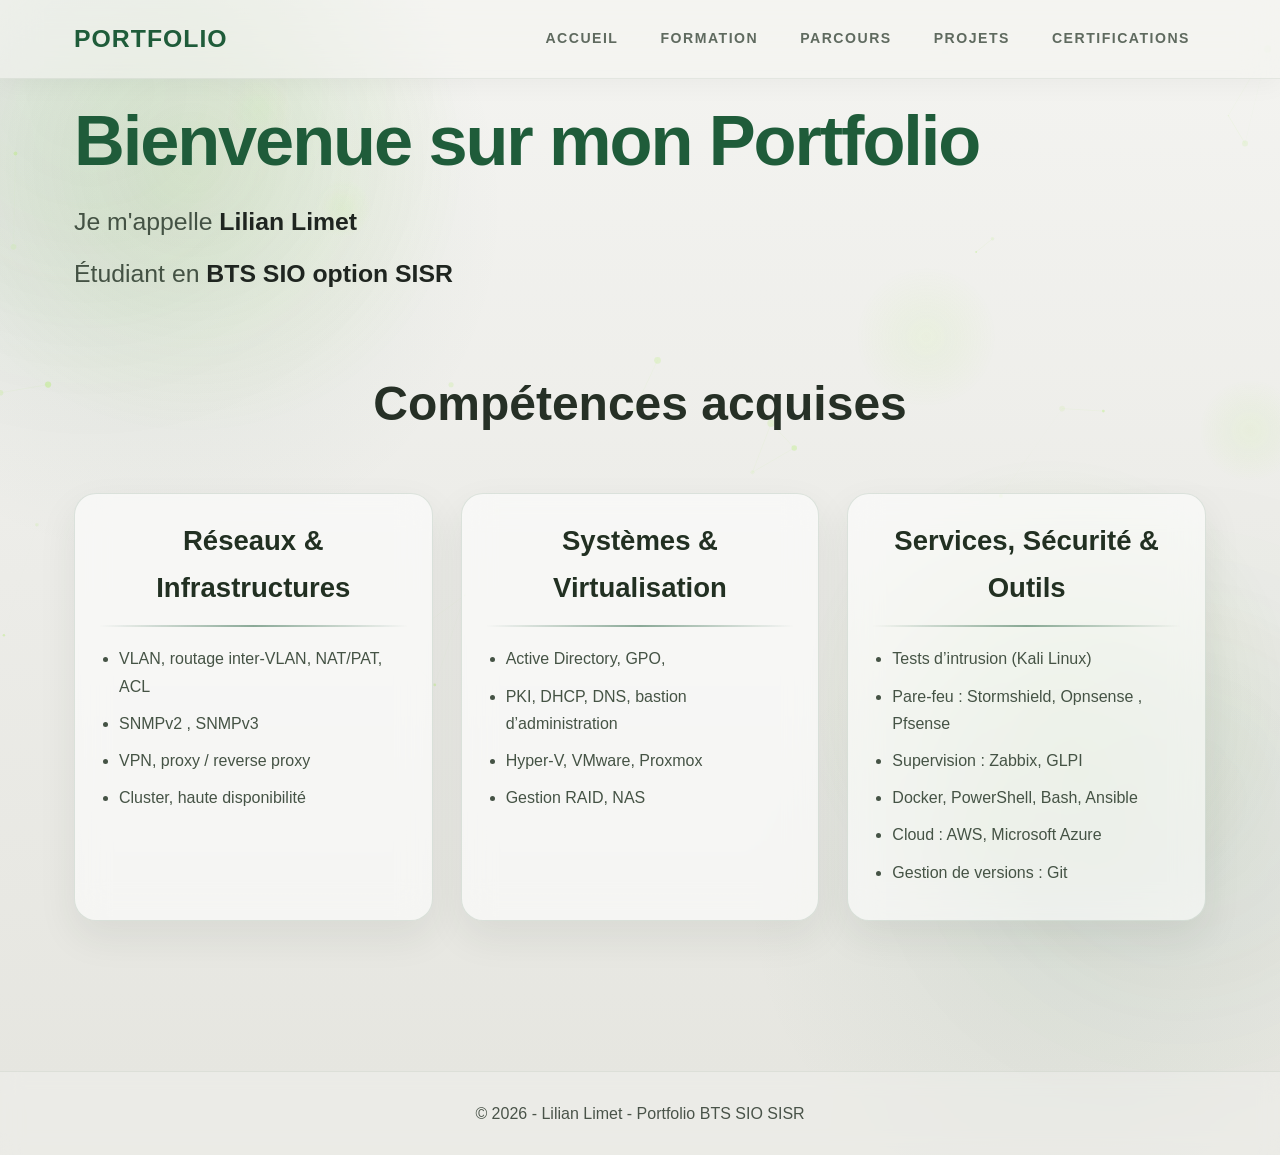
<file: index.html>
<!DOCTYPE html>
<html lang="fr">
<head>
  <meta charset="UTF-8" />
  <meta name="viewport" content="width=device-width, initial-scale=1.0" />
  <title>Portfolio - Lilian Limet</title>
  <link rel="stylesheet" href="style.css" />
</head>
<body>
  <canvas id="bg-canvas"></canvas>

  <nav class="navbar">
  <div class="nav-inner">
    <a href="index.html" class="logo">PORTFOLIO</a>
    <div class="nav-links">
      <a href="index.html">Accueil</a>
      <a href="formation.html">Formation</a>
      <a href="parcours.html">Parcours</a>
      <a href="projets.html">Projets</a>
      <a href="certification.html">Certifications</a>
    </div>
  </div>
</nav>

  <main class="container hero">
    <h1>Bienvenue sur mon Portfolio</h1>
    <p>Je m'appelle <strong>Lilian Limet</strong></p>
    <p>Étudiant en <strong>BTS SIO option SISR</strong></p>

    <section class="skills-columns">
      <h2>Compétences acquises</h2>

      <div class="grid-3">
        <div class="skill-box">
          <h3>Réseaux &amp;<br>Infrastructures</h3>
          <div class="skill-divider"></div>
          <ul>
            <li>VLAN, routage inter-VLAN, NAT/PAT, ACL</li>
            <li>SNMPv2 , SNMPv3</li>
            <li>VPN, proxy / reverse proxy</li>
            <li>Cluster, haute disponibilité</li>
          </ul>
        </div>

        <div class="skill-box">
          <h3>Systèmes &amp;<br>Virtualisation</h3>
          <div class="skill-divider"></div>
          <ul>
            <li>Active Directory, GPO,</li>
            <li>PKI, DHCP, DNS, bastion d’administration</li>
            <li>Hyper-V, VMware, Proxmox</li>
            <li>Gestion RAID, NAS</li>
          </ul>
        </div>

        <div class="skill-box">
          <h3>Services, Sécurité &amp;<br>Outils</h3>
          <div class="skill-divider"></div>
          <ul>
            <li>Tests d’intrusion (Kali Linux)</li>
            <li>Pare-feu : Stormshield, Opnsense , Pfsense</li>
            <li>Supervision : Zabbix, GLPI</li>
            <li>Docker, PowerShell, Bash, Ansible</li>
            <li>Cloud : AWS, Microsoft Azure</li>
            <li>Gestion de versions : Git</li>
          </ul>
        </div>
      </div>
    </section>
  </main>

  <footer>
    <p>© 2026 - Lilian Limet - Portfolio BTS SIO SISR</p>
  </footer>

  <script src="script.js"></script>
</body>
</html>
</file>
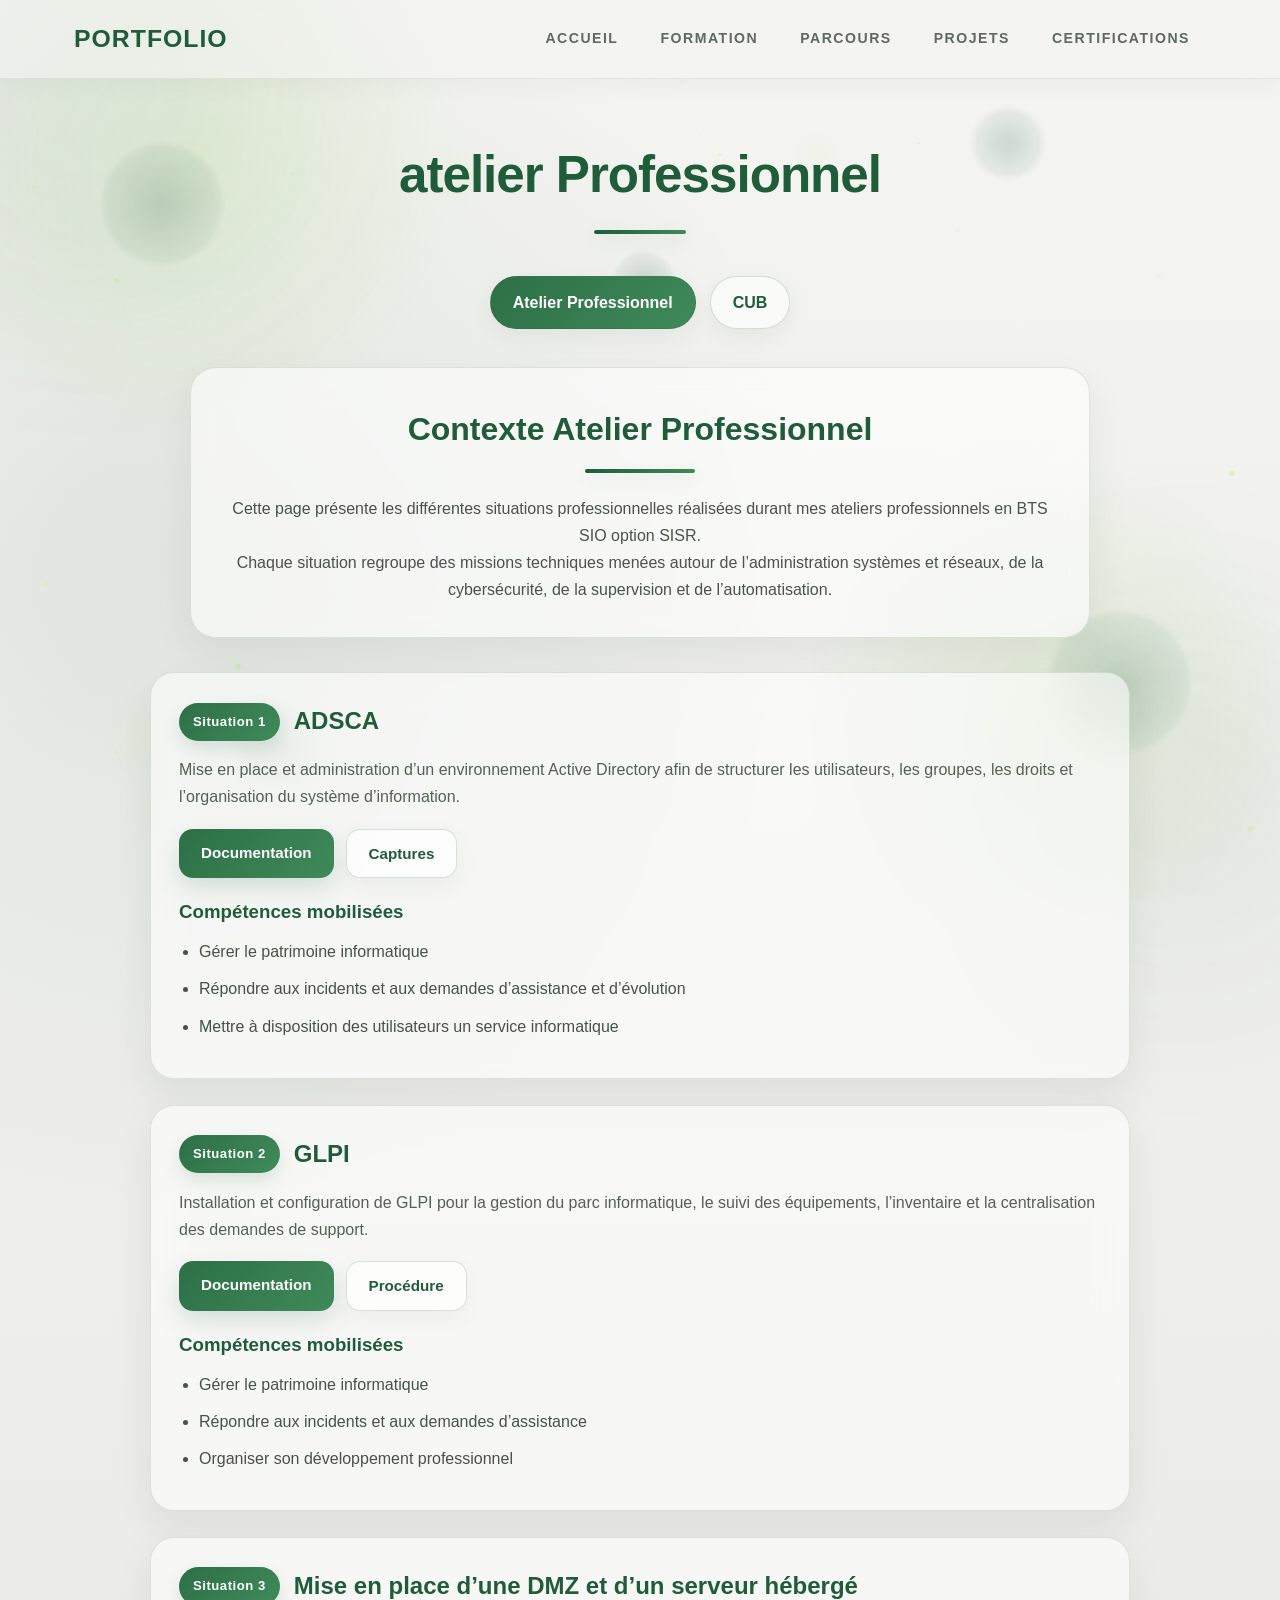
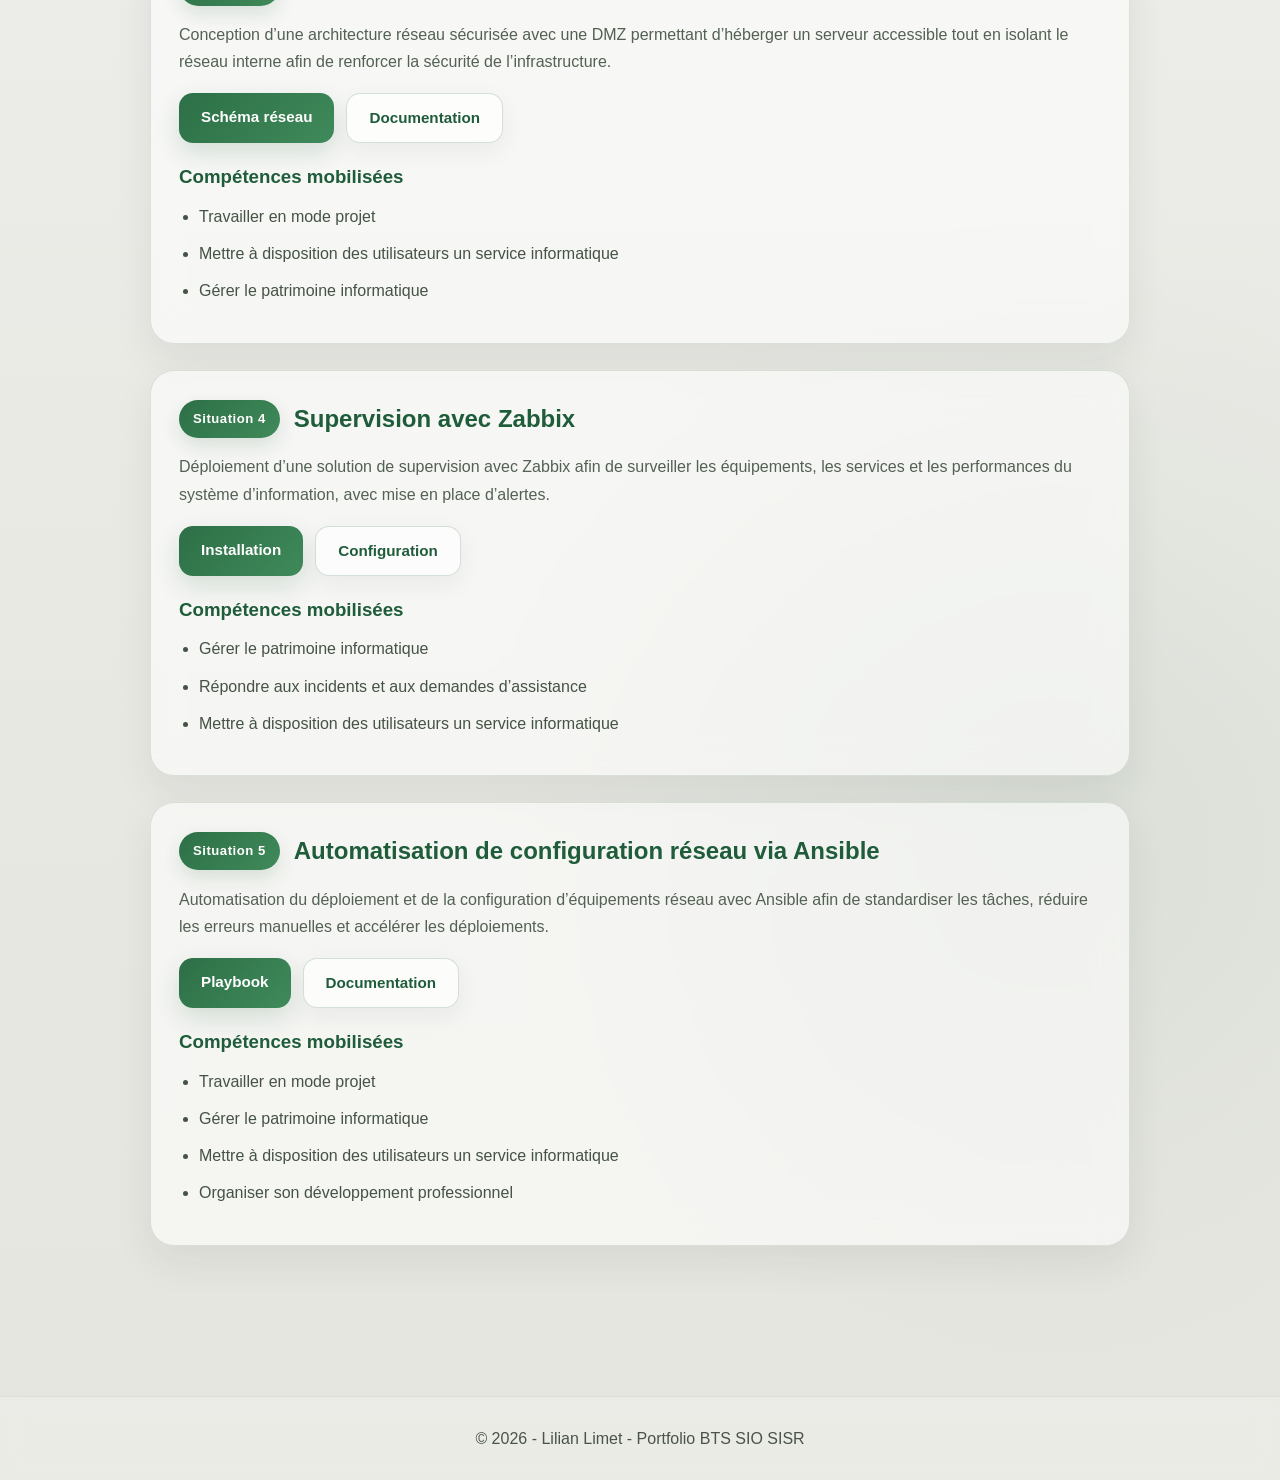
<file: atelier-professionnel.html>
<!DOCTYPE html>
<html lang="fr">
<head>
  <meta charset="UTF-8" />
  <meta name="viewport" content="width=device-width, initial-scale=1.0" />
  <title>Atelier Professionnel - Lilian Limet</title>
  <link rel="stylesheet" href="style.css" />
</head>
<body>
  <canvas id="bg-canvas"></canvas>

  <div class="bg-blobs">
    <span></span>
    <span></span>
    <span></span>
    <span></span>
    <span></span>
  </div>

  <nav class="navbar">
  <div class="nav-inner">
    <a href="index.html" class="logo">PORTFOLIO</a>
    <div class="nav-links">
      <a href="index.html">Accueil</a>
      <a href="formation.html">Formation</a>
      <a href="parcours.html">Parcours</a>
      <a href="projets.html">Projets</a>
      <a href="certification.html">Certifications</a>
    </div>
  </div>
</nav>

  <main class="container">
    <h1 class="page-title">atelier Professionnel</h1>
    <div class="subtitle-line"></div>

    <div class="subnav">
      <a href="atelier-professionnel.html" class="active">Atelier Professionnel</a>
      <a href="cub.html">CUB</a>
    </div>

    <section class="atelier-intro">
      <div class="atelier-intro-card">
        <h2>Contexte Atelier Professionnel</h2>
        <div class="atelier-divider"></div>
        <p>
          Cette page présente les différentes situations professionnelles réalisées
          durant mes ateliers professionnels en BTS SIO option SISR.
        </p>
        <p>
          Chaque situation regroupe des missions techniques menées autour de
          l’administration systèmes et réseaux, de la cybersécurité, de la supervision
          et de l’automatisation.
        </p>
      </div>
    </section>

    <section class="atelier-list">

      <article class="atelier-card">
        <div class="atelier-card-top">
          <span class="atelier-badge">Situation 1</span>
          <h2>ADSCA</h2>
        </div>

        <p>
          Mise en place et administration d’un environnement Active Directory afin
          de structurer les utilisateurs, les groupes, les droits et l’organisation
          du système d’information.
        </p>

        <div class="atelier-docs">
          <a href="#" class="btn">Documentation</a>
          <a href="#" class="btn btn-outline">Captures</a>
        </div>

        <h3>Compétences mobilisées</h3>
        <ul>
          <li>Gérer le patrimoine informatique</li>
          <li>Répondre aux incidents et aux demandes d’assistance et d’évolution</li>
          <li>Mettre à disposition des utilisateurs un service informatique</li>
        </ul>
      </article>

      <article class="atelier-card">
        <div class="atelier-card-top">
          <span class="atelier-badge">Situation 2</span>
          <h2>GLPI</h2>
        </div>

        <p>
          Installation et configuration de GLPI pour la gestion du parc informatique,
          le suivi des équipements, l’inventaire et la centralisation des demandes
          de support.
        </p>

        <div class="atelier-docs">
          <a href="#" class="btn">Documentation</a>
          <a href="#" class="btn btn-outline">Procédure</a>
        </div>

        <h3>Compétences mobilisées</h3>
        <ul>
          <li>Gérer le patrimoine informatique</li>
          <li>Répondre aux incidents et aux demandes d’assistance</li>
          <li>Organiser son développement professionnel</li>
        </ul>
      </article>

      <article class="atelier-card">
        <div class="atelier-card-top">
          <span class="atelier-badge">Situation 3</span>
          <h2>Mise en place d’une DMZ et d’un serveur hébergé</h2>
        </div>

        <p>
          Conception d’une architecture réseau sécurisée avec une DMZ permettant
          d’héberger un serveur accessible tout en isolant le réseau interne afin
          de renforcer la sécurité de l’infrastructure.
        </p>

        <div class="atelier-docs">
          <a href="#" class="btn">Schéma réseau</a>
          <a href="#" class="btn btn-outline">Documentation</a>
        </div>

        <h3>Compétences mobilisées</h3>
        <ul>
          <li>Travailler en mode projet</li>
          <li>Mettre à disposition des utilisateurs un service informatique</li>
          <li>Gérer le patrimoine informatique</li>
        </ul>
      </article>

      <article class="atelier-card">
        <div class="atelier-card-top">
          <span class="atelier-badge">Situation 4</span>
          <h2>Supervision avec Zabbix</h2>
        </div>

        <p>
          Déploiement d’une solution de supervision avec Zabbix afin de surveiller
          les équipements, les services et les performances du système d’information,
          avec mise en place d’alertes.
        </p>

        <div class="atelier-docs">
          <a href="#" class="btn">Installation</a>
          <a href="#" class="btn btn-outline">Configuration</a>
        </div>

        <h3>Compétences mobilisées</h3>
        <ul>
          <li>Gérer le patrimoine informatique</li>
          <li>Répondre aux incidents et aux demandes d’assistance</li>
          <li>Mettre à disposition des utilisateurs un service informatique</li>
        </ul>
      </article>

      <article class="atelier-card">
        <div class="atelier-card-top">
          <span class="atelier-badge">Situation 5</span>
          <h2>Automatisation de configuration réseau via Ansible</h2>
        </div>

        <p>
          Automatisation du déploiement et de la configuration d’équipements réseau
          avec Ansible afin de standardiser les tâches, réduire les erreurs manuelles
          et accélérer les déploiements.
        </p>

        <div class="atelier-docs">
          <a href="#" class="btn">Playbook</a>
          <a href="#" class="btn btn-outline">Documentation</a>
        </div>

        <h3>Compétences mobilisées</h3>
        <ul>
          <li>Travailler en mode projet</li>
          <li>Gérer le patrimoine informatique</li>
          <li>Mettre à disposition des utilisateurs un service informatique</li>
          <li>Organiser son développement professionnel</li>
        </ul>
      </article>

    </section>
  </main>

  <footer>
    <p>© 2026 - Lilian Limet - Portfolio BTS SIO SISR</p>
  </footer>

  <script src="script.js"></script>
</body>
</html>
</file>
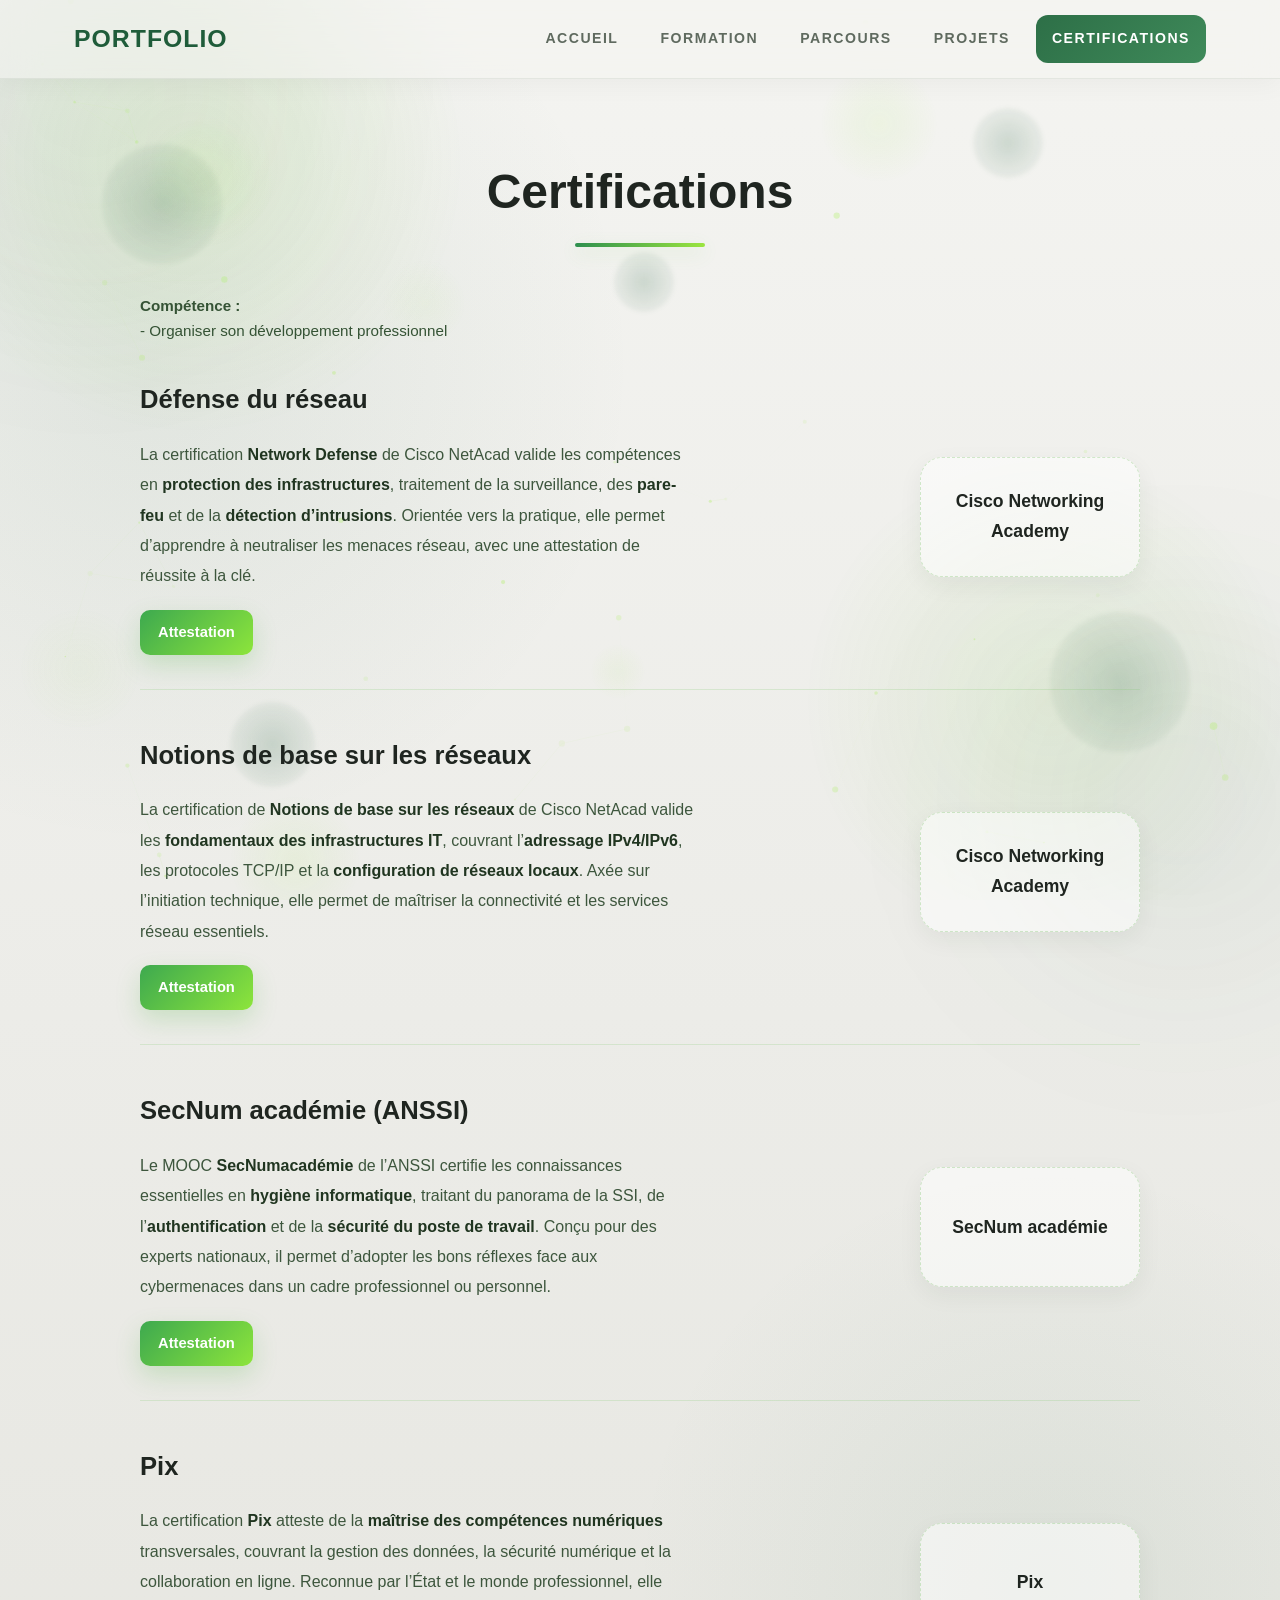
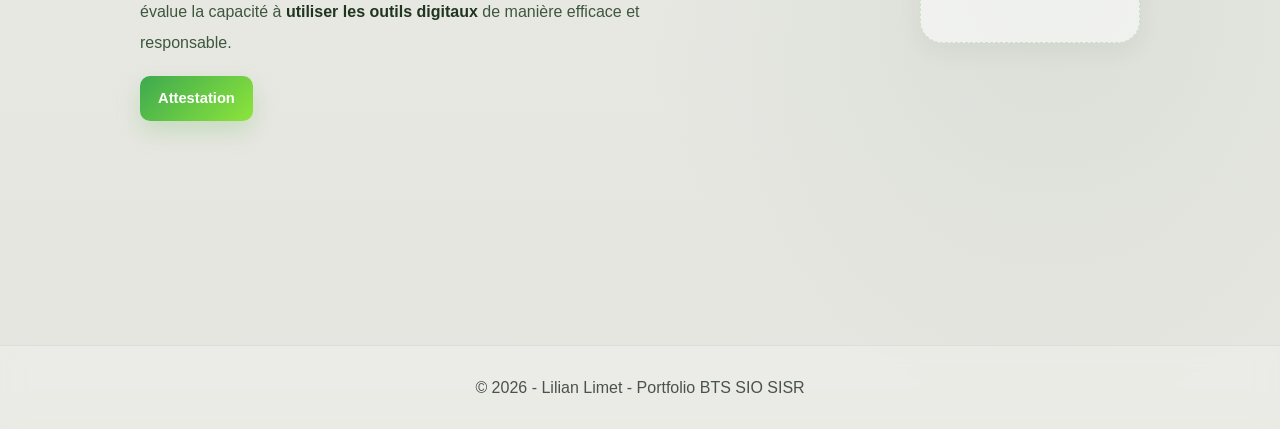
<file: certification.html>
<!DOCTYPE html>
<html lang="fr">
<head>
  <meta charset="UTF-8" />
  <meta name="viewport" content="width=device-width, initial-scale=1.0" />
  <title>Certifications - Lilian Limet</title>
  <link rel="stylesheet" href="style.css" />
  <style>
    .certif-page {
      max-width: 1000px;
      margin: 0 auto;
      padding: 20px 0 40px;
    }

    .certif-title {
      text-align: center;
      color: var(--blue);
      font-size: clamp(2.2rem, 4vw, 3rem);
      font-weight: 800;
      margin-bottom: 10px;
    }

    .certif-line {
      width: 130px;
      height: 4px;
      margin: 0 auto 46px;
      border-radius: 999px;
      background: linear-gradient(90deg, #2d8f4e, #9be53f);
      box-shadow: 0 6px 18px rgba(98, 196, 78, 0.2);
    }

    .certif-section-label {
      font-size: 0.95rem;
      color: #355335;
      margin-bottom: 24px;
    }

    .certif-section-label strong {
      color: var(--text-main);
    }

    .certif-list {
      display: flex;
      flex-direction: column;
      gap: 34px;
    }

    .certif-card {
      display: grid;
      grid-template-columns: 1fr 220px;
      gap: 28px;
      align-items: center;
      padding: 10px 0 34px;
      border-bottom: 1px solid rgba(129, 199, 112, 0.22);
    }

    .certif-card:last-child {
      border-bottom: none;
    }

    .certif-content h2 {
      font-size: 1.6rem;
      color: var(--text-main);
      margin-bottom: 18px;
    }

    .certif-content p {
      max-width: 560px;
      font-size: 1rem;
      line-height: 1.9;
      color: #3d563d;
      margin-bottom: 18px;
    }

    .certif-content strong {
      color: #203520;
    }

    .certif-logo-placeholder {
      display: flex;
      align-items: center;
      justify-content: center;
      min-height: 120px;
      padding: 20px;
      border-radius: 22px;
      background: rgba(255, 255, 255, 0.55);
      border: 1px dashed rgba(129, 199, 112, 0.35);
      color: var(--blue);
      font-size: 1.1rem;
      font-weight: 700;
      text-align: center;
      box-shadow: var(--shadow-sm);
    }

    .certif-btn {
      display: inline-block;
      text-decoration: none;
      background: linear-gradient(135deg, #3da94f, #8de53b);
      color: white;
      border-radius: 10px;
      padding: 10px 18px;
      font-size: 0.92rem;
      font-weight: 700;
      box-shadow: 0 10px 24px rgba(78, 176, 63, 0.22);
      transition: transform 0.2s ease, box-shadow 0.2s ease;
    }

    .certif-btn:hover {
      transform: translateY(-2px);
      box-shadow: 0 14px 28px rgba(78, 176, 63, 0.28);
    }

    @media (max-width: 800px) {
      .certif-card {
        grid-template-columns: 1fr;
        gap: 18px;
      }

      .certif-logo-placeholder {
        min-height: 90px;
      }
    }
  </style>
</head>
<body>
  <canvas id="bg-canvas"></canvas>

  <div class="bg-blobs">
    <span></span>
    <span></span>
    <span></span>
    <span></span>
    <span></span>
  </div>

  <nav class="navbar">
    <div class="nav-inner">
      <a href="index.html" class="logo">PORTFOLIO</a>
      <div class="nav-links">
        <a href="index.html">Accueil</a>
        <a href="formation.html">Formation</a>
        <a href="parcours.html">Parcours</a>
        <a href="projets.html">Projets</a>
        <a href="certification.html" class="active">Certifications</a>
      </div>
    </div>
  </nav>

  <main class="container">
    <section class="certif-page">
      <h1 class="certif-title">Certifications</h1>
      <div class="certif-line"></div>

      <div class="certif-section-label">
        <strong>Compétence :</strong><br>
        - Organiser son développement professionnel
      </div>

      <div class="certif-list">

        <article class="certif-card">
          <div class="certif-content">
            <h2>Défense du réseau</h2>
            <p>
              La certification <strong>Network Defense</strong> de Cisco NetAcad valide les
              compétences en <strong>protection des infrastructures</strong>, traitement de la
              surveillance, des <strong>pare-feu</strong> et de la <strong>détection d’intrusions</strong>.
              Orientée vers la pratique, elle permet d’apprendre à neutraliser les menaces réseau,
              avec une attestation de réussite à la clé.
            </p>
            <a href="#" class="certif-btn">Attestation</a>
          </div>
          <div class="certif-logo-placeholder">Cisco Networking Academy</div>
        </article>

        <article class="certif-card">
          <div class="certif-content">
            <h2>Notions de base sur les réseaux</h2>
            <p>
              La certification de <strong>Notions de base sur les réseaux</strong> de Cisco NetAcad
              valide les <strong>fondamentaux des infrastructures IT</strong>, couvrant
              l’<strong>adressage IPv4/IPv6</strong>, les protocoles TCP/IP et la
              <strong>configuration de réseaux locaux</strong>. Axée sur l’initiation technique,
              elle permet de maîtriser la connectivité et les services réseau essentiels.
            </p>
            <a href="#" class="certif-btn">Attestation</a>
          </div>
          <div class="certif-logo-placeholder">Cisco Networking Academy</div>
        </article>

        <article class="certif-card">
          <div class="certif-content">
            <h2>SecNum académie (ANSSI)</h2>
            <p>
              Le MOOC <strong>SecNumacadémie</strong> de l’ANSSI certifie les connaissances
              essentielles en <strong>hygiène informatique</strong>, traitant du panorama de la SSI,
              de l’<strong>authentification</strong> et de la <strong>sécurité du poste de travail</strong>.
              Conçu pour des experts nationaux, il permet d’adopter les bons réflexes face aux
              cybermenaces dans un cadre professionnel ou personnel.
            </p>
            <a href="#" class="certif-btn">Attestation</a>
          </div>
          <div class="certif-logo-placeholder">SecNum académie</div>
        </article>

        <article class="certif-card">
          <div class="certif-content">
            <h2>Pix</h2>
            <p>
              La certification <strong>Pix</strong> atteste de la <strong>maîtrise des compétences numériques</strong>
              transversales, couvrant la gestion des données, la sécurité numérique et la collaboration en ligne.
              Reconnue par l’État et le monde professionnel, elle évalue la capacité à
              <strong>utiliser les outils digitaux</strong> de manière efficace et responsable.
            </p>
            <a href="#" class="certif-btn">Attestation</a>
          </div>
          <div class="certif-logo-placeholder">Pix</div>
        </article>

      </div>
    </section>
  </main>

  <footer>
    <p>© 2026 - Lilian Limet - Portfolio BTS SIO SISR</p>
  </footer>

  <script src="script.js"></script>
</body>
</html>
</file>
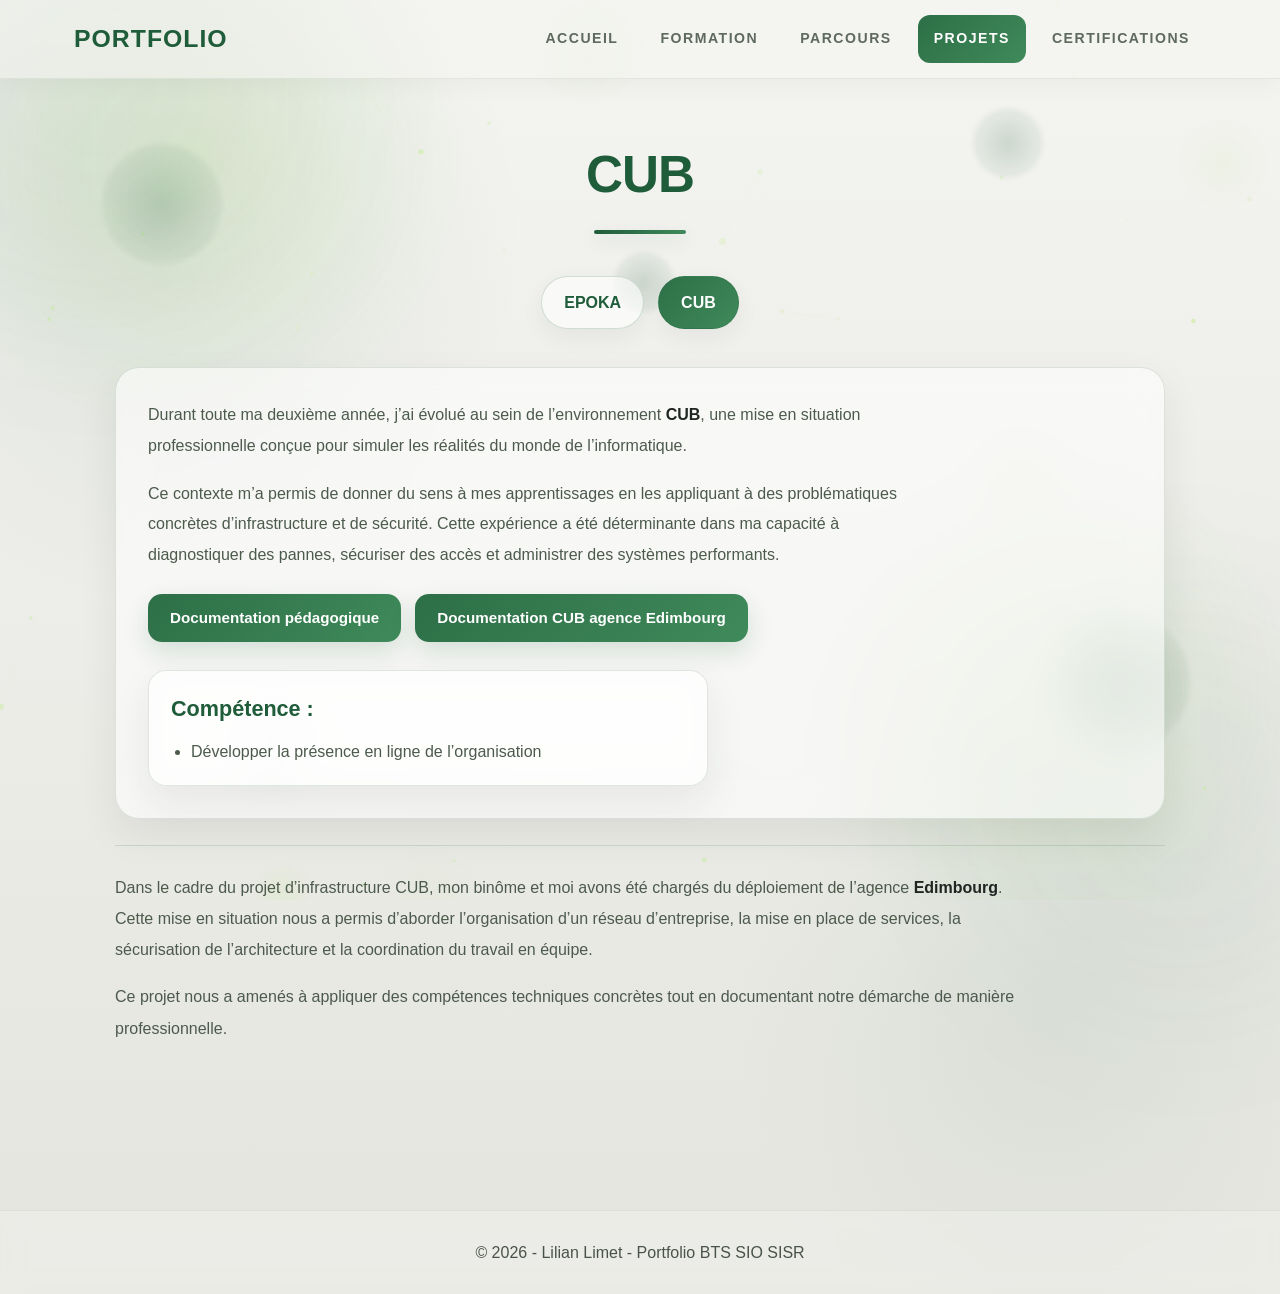
<file: cub.html>
<!DOCTYPE html>
<html lang="fr">
<head>
  <meta charset="UTF-8" />
  <meta name="viewport" content="width=device-width, initial-scale=1.0" />
  <title>CUB - Lilian Limet</title>
  <link rel="stylesheet" href="style.css" />
</head>
<body>
  <canvas id="bg-canvas"></canvas>

  <div class="bg-blobs">
    <span></span>
    <span></span>
    <span></span>
    <span></span>
    <span></span>
  </div>

  <nav class="navbar">
    <div class="nav-inner">
      <a href="index.html" class="logo">PORTFOLIO</a>
      <div class="nav-links">
        <a href="index.html">Accueil</a>
        <a href="formation.html">Formation</a>
        <a href="parcours.html">Parcours</a>
        <a href="projets.html" class="active">Projets</a>
        <a href="certification.html">Certifications</a>
      </div>
    </div>
  </nav>

  <main class="container">
    <h1 class="page-title">CUB</h1>
    <div class="subtitle-line"></div>

    <div class="subnav">
      <a href="atelier-professionnel.html">EPOKA</a>
      <a href="cub.html" class="active">CUB</a>
    </div>

    <section class="cub-top-section">
      <div class="cub-text-card">
        <p>
          Durant toute ma deuxième année, j’ai évolué au sein de l’environnement
          <strong>CUB</strong>, une mise en situation professionnelle conçue pour simuler
          les réalités du monde de l’informatique.
        </p>

        <p>
          Ce contexte m’a permis de donner du sens à mes apprentissages en les appliquant
          à des problématiques concrètes d’infrastructure et de sécurité. Cette expérience
          a été déterminante dans ma capacité à diagnostiquer des pannes, sécuriser des accès
          et administrer des systèmes performants.
        </p>

        <div class="cub-docs">
          <a href="https://cubdocumentation.sioplc.fr/" class="btn">Documentation pédagogique</a>
          <a href="https://enzo-5.github.io/edimbourg/" class="btn">Documentation CUB agence Edimbourg</a>
        </div>

        <div class="cub-competence-box">
          <h2>Compétence :</h2>
          <ul>
            <li>Développer la présence en ligne de l’organisation</li>
          </ul>
        </div>
      </div>
    </section>

    <section class="cub-bottom-section">
      <div class="cub-bottom-card">
        <p>
          Dans le cadre du projet d’infrastructure CUB, mon binôme et moi avons été chargés
          du déploiement de l’agence <strong>Edimbourg</strong>. Cette mise en situation nous a permis
          d’aborder l’organisation d’un réseau d’entreprise, la mise en place de services,
          la sécurisation de l’architecture et la coordination du travail en équipe.
        </p>

        <p>
          Ce projet nous a amenés à appliquer des compétences techniques concrètes tout en
          documentant notre démarche de manière professionnelle.
        </p>
      </div>
    </section>
  </main>

  <footer>
    <p>© 2026 - Lilian Limet - Portfolio BTS SIO SISR</p>
  </footer>

  <script src="script.js"></script>
</body>
</html>
</file>
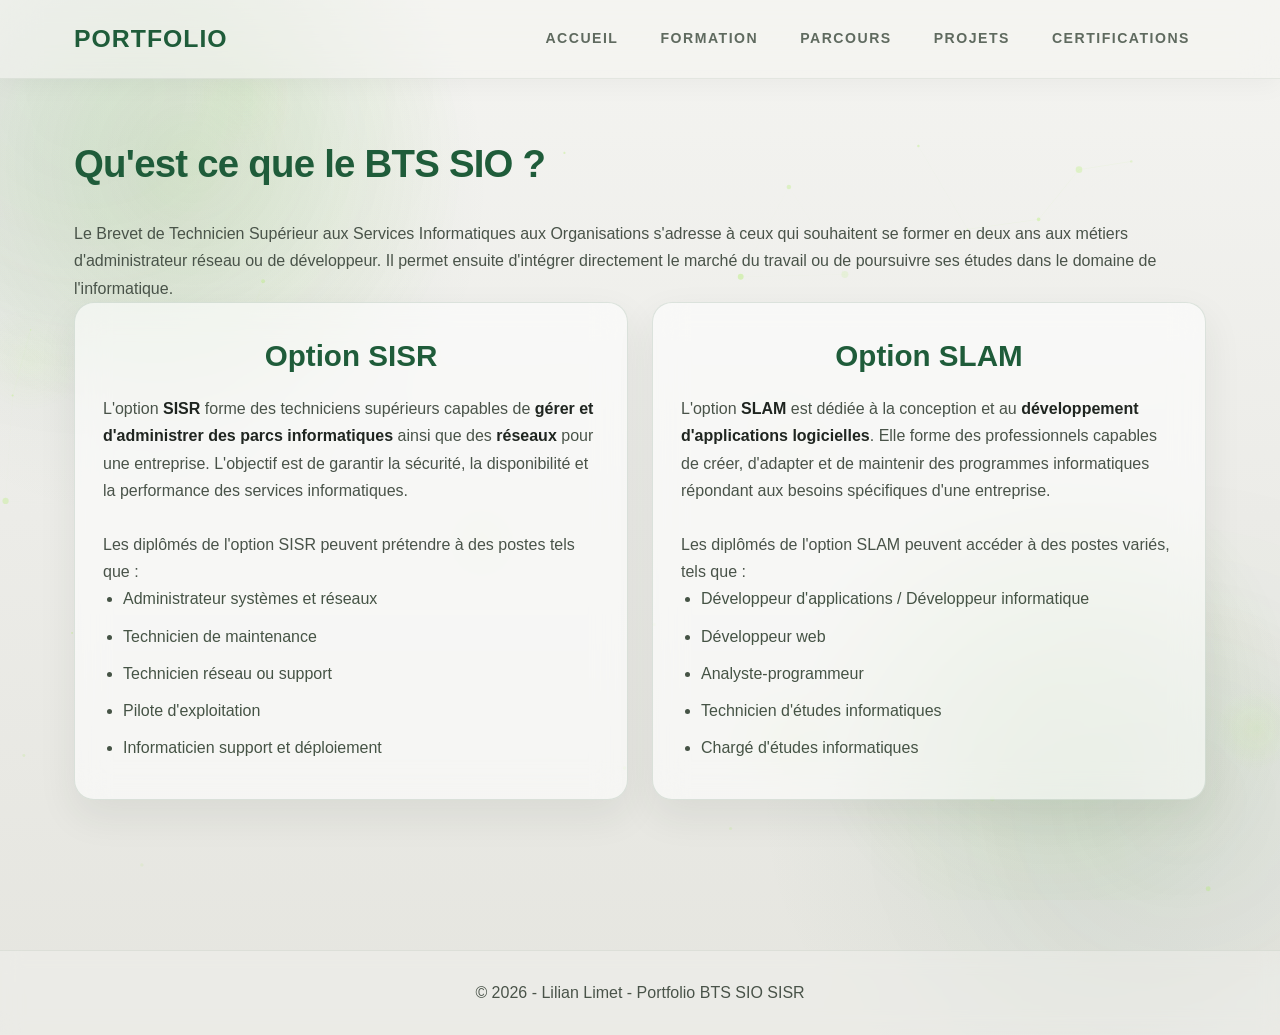
<file: formation.html>
<!DOCTYPE html>
<html lang="fr">
<head>
  <meta charset="UTF-8" />
  <meta name="viewport" content="width=device-width, initial-scale=1.0" />
  <title>Formation - Lilian Limet</title>
  <link rel="stylesheet" href="style.css" />
</head>
<body>
  <canvas id="bg-canvas"></canvas>

  <nav class="navbar">
  <div class="nav-inner">
    <a href="index.html" class="logo">PORTFOLIO</a>
    <div class="nav-links">
      <a href="index.html">Accueil</a>
      <a href="formation.html">Formation</a>
      <a href="parcours.html">Parcours</a>
      <a href="projets.html">Projets</a>
      <a href="certification.html">Certifications</a>
    </div>
  </div>
</nav>

  <main class="container">
    <h1 class="section-title">Qu'est ce que le BTS SIO ?</h1>

    <p class="formation-intro">
      Le Brevet de Technicien Supérieur aux Services Informatiques aux Organisations
      s'adresse à ceux qui souhaitent se former en deux ans aux métiers d'administrateur réseau
      ou de développeur. Il permet ensuite d'intégrer directement le marché du travail ou de poursuivre
      ses études dans le domaine de l'informatique.
    </p>

    <section class="grid-2">
      <article class="card card-pad">
        <h2 class="big-card-title">Option SISR</h2>
        <p>
          L'option <strong>SISR</strong> forme des techniciens supérieurs capables de
          <strong>gérer et d'administrer des parcs informatiques</strong> ainsi que des
          <strong>réseaux</strong> pour une entreprise. L'objectif est de garantir la sécurité,
          la disponibilité et la performance des services informatiques.
        </p>
        <br />
        <p>Les diplômés de l'option SISR peuvent prétendre à des postes tels que :</p>
        <ul>
          <li>Administrateur systèmes et réseaux</li>
          <li>Technicien de maintenance</li>
          <li>Technicien réseau ou support</li>
          <li>Pilote d'exploitation</li>
          <li>Informaticien support et déploiement</li>
        </ul>
      </article>

      <article class="card card-pad">
        <h2 class="big-card-title">Option SLAM</h2>
        <p>
          L'option <strong>SLAM</strong> est dédiée à la conception et au
          <strong>développement d'applications logicielles</strong>. Elle forme des professionnels
          capables de créer, d'adapter et de maintenir des programmes informatiques répondant aux besoins
          spécifiques d'une entreprise.
        </p>
        <br />
        <p>Les diplômés de l'option SLAM peuvent accéder à des postes variés, tels que :</p>
        <ul>
          <li>Développeur d'applications / Développeur informatique</li>
          <li>Développeur web</li>
          <li>Analyste-programmeur</li>
          <li>Technicien d'études informatiques</li>
          <li>Chargé d'études informatiques</li>
        </ul>
      </article>
    </section>
  </main>

  <footer>
    <p>© 2026 - Lilian Limet - Portfolio BTS SIO SISR</p>
  </footer>

  <script src="script.js"></script>
</body>
</html>
</file>
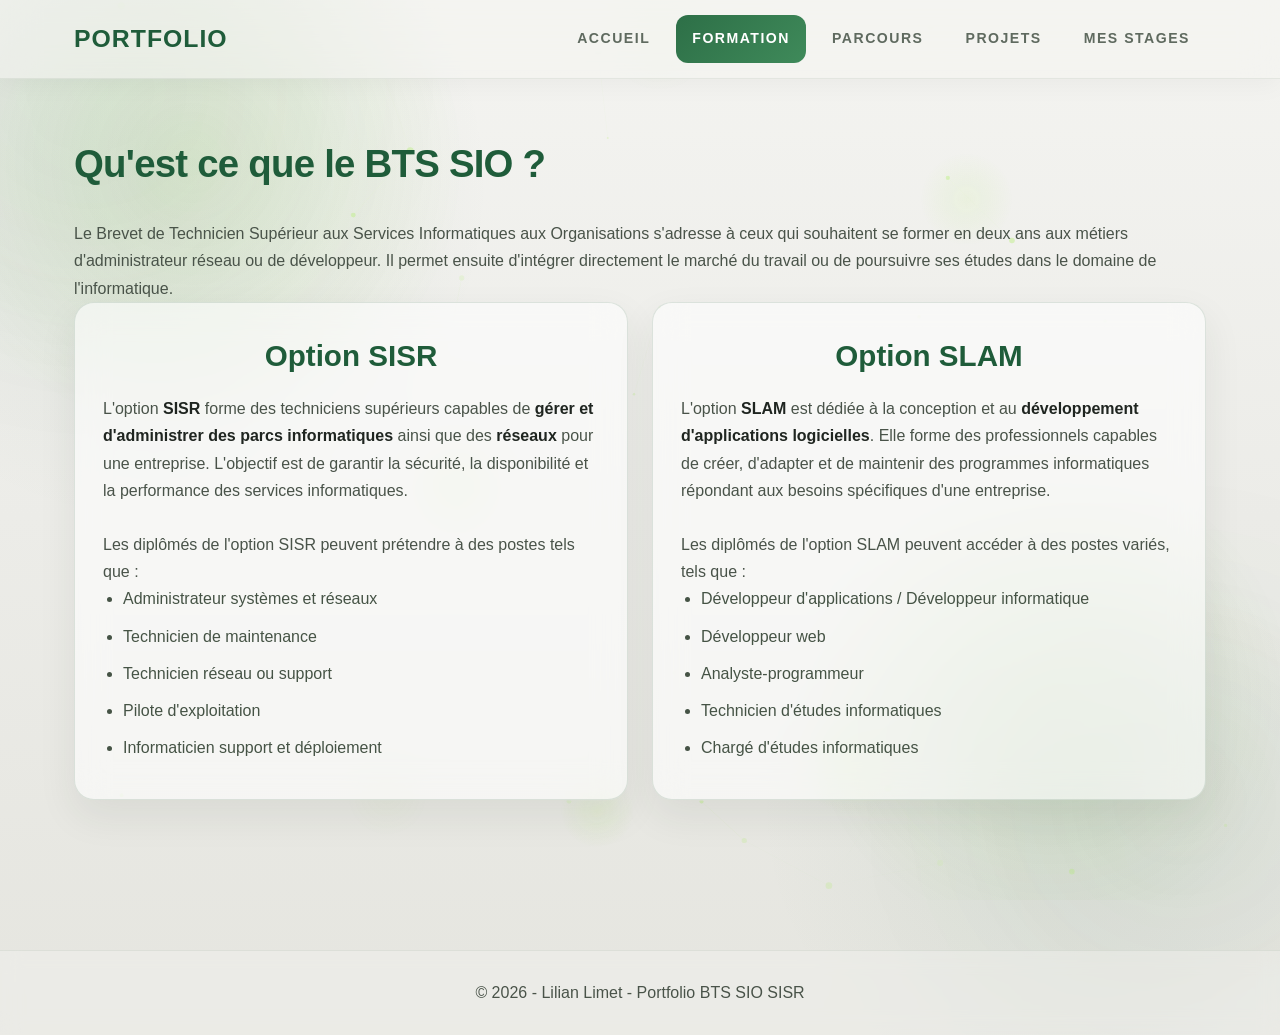
<file: Formation.html>
<!DOCTYPE html>
<html lang="fr">
<head>
  <meta charset="UTF-8" />
  <meta name="viewport" content="width=device-width, initial-scale=1.0" />
  <title>Formation - Lilian Limet</title>
  <link rel="stylesheet" href="style.css" />
</head>
<body>
  <canvas id="bg-canvas"></canvas>

  <nav class="navbar">
    <div class="nav-inner">
      <a href="index.html" class="logo">PORTFOLIO</a>
      <div class="nav-links">
        <a href="index.html">Accueil</a>
        <a href="formation.html" class="active">Formation</a>
        <a href="parcours.html">Parcours</a>
        <a href="projets.html">Projets</a>
        <a href="stages.html">Mes stages</a>
      </div>
    </div>
  </nav>

  <main class="container">
    <h1 class="section-title">Qu'est ce que le BTS SIO ?</h1>

    <p class="formation-intro">
      Le Brevet de Technicien Supérieur aux Services Informatiques aux Organisations
      s'adresse à ceux qui souhaitent se former en deux ans aux métiers d'administrateur réseau
      ou de développeur. Il permet ensuite d'intégrer directement le marché du travail ou de poursuivre
      ses études dans le domaine de l'informatique.
    </p>

    <section class="grid-2">
      <article class="card card-pad">
        <h2 class="big-card-title">Option SISR</h2>
        <p>
          L'option <strong>SISR</strong> forme des techniciens supérieurs capables de
          <strong>gérer et d'administrer des parcs informatiques</strong> ainsi que des
          <strong>réseaux</strong> pour une entreprise. L'objectif est de garantir la sécurité,
          la disponibilité et la performance des services informatiques.
        </p>
        <br />
        <p>Les diplômés de l'option SISR peuvent prétendre à des postes tels que :</p>
        <ul>
          <li>Administrateur systèmes et réseaux</li>
          <li>Technicien de maintenance</li>
          <li>Technicien réseau ou support</li>
          <li>Pilote d'exploitation</li>
          <li>Informaticien support et déploiement</li>
        </ul>
      </article>

      <article class="card card-pad">
        <h2 class="big-card-title">Option SLAM</h2>
        <p>
          L'option <strong>SLAM</strong> est dédiée à la conception et au
          <strong>développement d'applications logicielles</strong>. Elle forme des professionnels
          capables de créer, d'adapter et de maintenir des programmes informatiques répondant aux besoins
          spécifiques d'une entreprise.
        </p>
        <br />
        <p>Les diplômés de l'option SLAM peuvent accéder à des postes variés, tels que :</p>
        <ul>
          <li>Développeur d'applications / Développeur informatique</li>
          <li>Développeur web</li>
          <li>Analyste-programmeur</li>
          <li>Technicien d'études informatiques</li>
          <li>Chargé d'études informatiques</li>
        </ul>
      </article>
    </section>
  </main>

  <footer>
    <p>© 2026 - Lilian Limet - Portfolio BTS SIO SISR</p>
  </footer>

  <script src="script.js"></script>
</body>
</html>
</file>
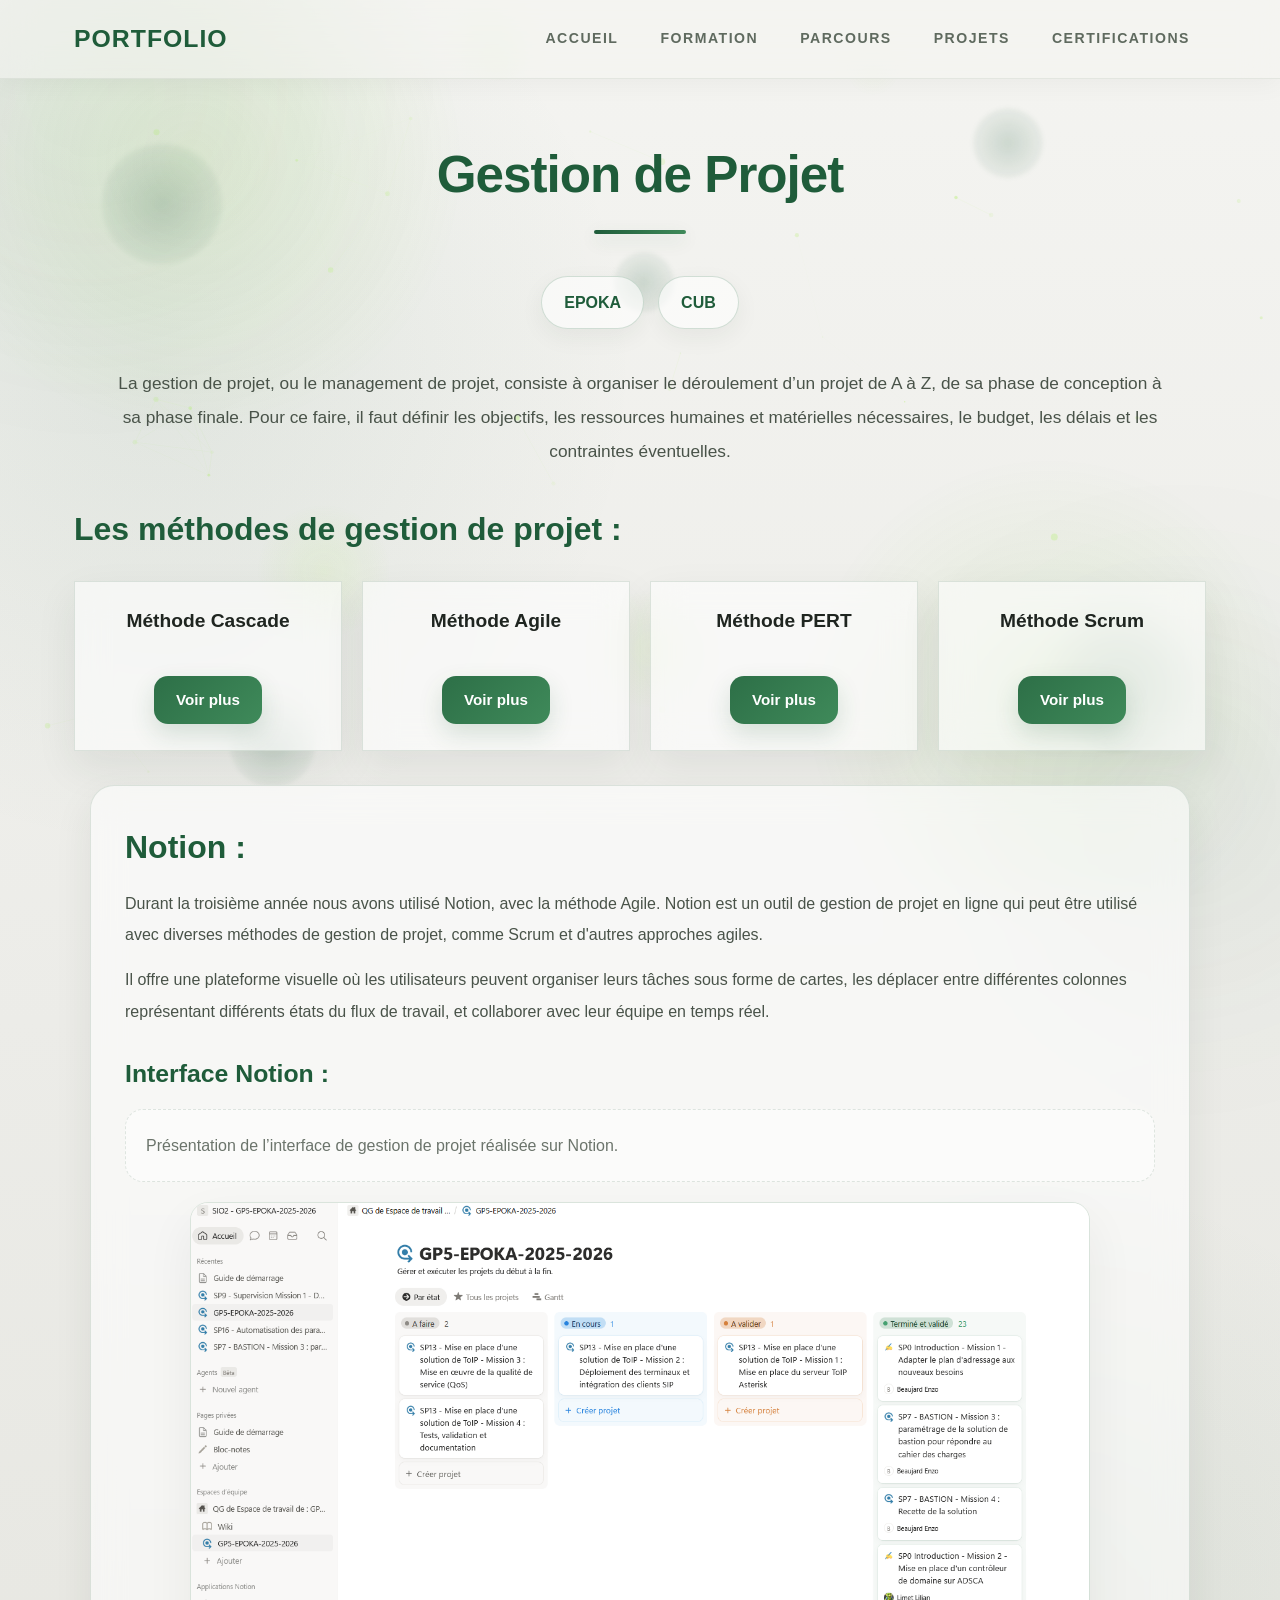
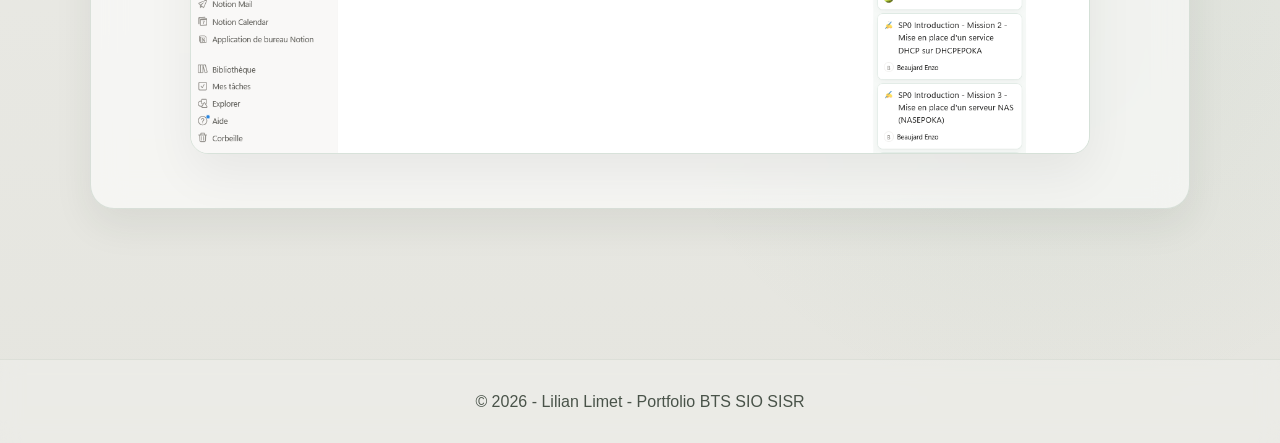
<file: projets.html>
<!DOCTYPE html>
<html lang="fr">
<head>
  <meta charset="UTF-8" />
  <meta name="viewport" content="width=device-width, initial-scale=1.0" />
  <title>Projets - Lilian Limet</title>
  <link rel="stylesheet" href="style.css" />
</head>
<body>
  <canvas id="bg-canvas"></canvas>
  <div class="bg-blobs"><span></span><span></span><span></span><span></span><span></span></div>

  <nav class="navbar">
  <div class="nav-inner">
    <a href="index.html" class="logo">PORTFOLIO</a>
    <div class="nav-links">
      <a href="index.html">Accueil</a>
      <a href="formation.html">Formation</a>
      <a href="parcours.html">Parcours</a>
      <a href="projets.html">Projets</a>
      <a href="certification.html">Certifications</a>
    </div>
  </div>
</nav>

  <main class="container">
    <h1 class="page-title">Gestion de Projet</h1>
    <div class="subtitle-line"></div>

    <div class="subnav">
      <a href="atelier-professionnel.html">EPOKA</a>
      <a href="cub.html">CUB</a>
    </div>

    <section class="project-hero-box">
      <p class="project-hero-text">
        La gestion de projet, ou le management de projet, consiste à organiser le déroulement
        d’un projet de A à Z, de sa phase de conception à sa phase finale. Pour ce faire, il faut
        définir les objectifs, les ressources humaines et matérielles nécessaires, le budget,
        les délais et les contraintes éventuelles.
      </p>
    </section>

    <section class="project-methods-section">
      <h2 class="project-methods-title">Les méthodes de gestion de projet :</h2>
      <div class="project-methods-grid">
        <article class="project-method-card"><h3>Méthode Cascade</h3><a href="#" class="btn">Voir plus</a></article>
        <article class="project-method-card"><h3>Méthode Agile</h3><a href="#" class="btn">Voir plus</a></article>
        <article class="project-method-card"><h3>Méthode PERT</h3><a href="#" class="btn">Voir plus</a></article>
        <article class="project-method-card"><h3>Méthode Scrum</h3><a href="#" class="btn">Voir plus</a></article>
      </div>
    </section>

    <section class="project-notion-card">
      <h2>Notion :</h2>
      <p>
        Durant la troisième année nous avons utilisé Notion, avec la méthode Agile.
        Notion est un outil de gestion de projet en ligne qui peut être utilisé avec
        diverses méthodes de gestion de projet, comme Scrum et d'autres approches agiles.
      </p>
      <p>
        Il offre une plateforme visuelle où les utilisateurs peuvent organiser leurs tâches
        sous forme de cartes, les déplacer entre différentes colonnes représentant différents
        états du flux de travail, et collaborer avec leur équipe en temps réel.
      </p>
      <h3>Interface Notion :</h3>
      <p class="notion-placeholder-text">Présentation de l’interface de gestion de projet réalisée sur Notion.</p>
      <img src="Capture d’écran 2026-04-07 011919.png" class="notion-img" alt="Interface Notion">
    </section>
  </main>

  <footer>
    <p>© 2026 - Lilian Limet - Portfolio BTS SIO SISR</p>
  </footer>

  <script src="script.js"></script>
</body>
</html>
</file>
<file: style.css>
*{margin:0;padding:0;box-sizing:border-box}

:root{
  --bg:#f4f4f1;
  --bg2:#ecece8;
  --bg3:#e5e5df;

  --surface:rgba(255,255,255,.58);
  --surface-strong:rgba(255,255,255,.82);

  --text:#1f2520;
  --text2:#495349;
  --muted:#6b746b;

  --green:#1f5c3a;
  --green2:#2d6f47;
  --apple:#3f8a5a;
  --apple-soft:rgba(31,92,58,.18);

  --line:rgba(70,110,85,.16);
  --line2:rgba(45,111,71,.32);

  --shadow-sm:0 8px 24px rgba(40,50,40,.06);
  --shadow:0 16px 38px rgba(40,50,40,.08);
  --shadow-lg:0 24px 56px rgba(40,50,40,.12);

  --r1:14px;
  --r2:20px;
  --r3:26px;
  --max:1180px;
}

html{scroll-behavior:smooth}

body{
  font-family:"Segoe UI",Tahoma,Geneva,Verdana,sans-serif;
  color:var(--text);
  line-height:1.7;
  overflow-x:hidden;
  min-height:100vh;
  position:relative;
  background:
    radial-gradient(circle at 12% 18%, rgba(31,92,58,.08), transparent 24%),
    radial-gradient(circle at 82% 78%, rgba(45,111,71,.07), transparent 22%),
    linear-gradient(180deg, var(--bg) 0%, var(--bg2) 50%, var(--bg3) 100%);
}

/* halos mobiles */
body::before,
body::after{
  content:"";
  position:fixed;
  border-radius:50%;
  pointer-events:none;
  z-index:-5;
  filter:blur(95px);
  opacity:.55;
}

body::before{
  width:420px;
  height:420px;
  top:-120px;
  left:-120px;
  background:rgba(31,92,58,.12);
  animation:driftAura1 14s ease-in-out infinite;
}

body::after{
  width:380px;
  height:380px;
  right:-90px;
  bottom:-90px;
  background:rgba(45,111,71,.10);
  animation:driftAura2 16s ease-in-out infinite;
}

@keyframes driftAura1{
  0%,100%{transform:translate(0,0) scale(1)}
  25%{transform:translate(40px,20px) scale(1.06)}
  50%{transform:translate(75px,55px) scale(1.12)}
  75%{transform:translate(28px,72px) scale(1.04)}
}

@keyframes driftAura2{
  0%,100%{transform:translate(0,0) scale(1)}
  25%{transform:translate(-32px,-18px) scale(1.05)}
  50%{transform:translate(-70px,-50px) scale(1.12)}
  75%{transform:translate(-22px,-76px) scale(1.06)}
}

/* canvas animé */
#bg-canvas{
  position:fixed;
  inset:0;
  z-index:-4;
  opacity:.95;
  pointer-events:none;
}

/* éléments décoratifs plus actifs */
.bg-blobs{
  position:fixed;
  inset:0;
  z-index:-3;
  pointer-events:none;
  overflow:hidden;
}

.bg-blobs span{
  position:absolute;
  border-radius:50%;
  background:radial-gradient(circle, rgba(31,92,58,.18), rgba(31,92,58,0));
  filter:blur(2px);
}

.bg-blobs span:nth-child(1){
  width:120px;height:120px;left:8%;top:16%;
  animation:orbit1 12s ease-in-out infinite;
}
.bg-blobs span:nth-child(2){
  width:70px;height:70px;left:76%;top:12%;
  animation:orbit2 9s ease-in-out infinite;
}
.bg-blobs span:nth-child(3){
  width:140px;height:140px;left:82%;top:68%;
  animation:orbit3 13s ease-in-out infinite;
}
.bg-blobs span:nth-child(4){
  width:85px;height:85px;left:18%;top:78%;
  animation:orbit4 10s ease-in-out infinite;
}
.bg-blobs span:nth-child(5){
  width:60px;height:60px;left:48%;top:28%;
  animation:orbit5 8s ease-in-out infinite;
}

@keyframes orbit1{
  0%,100%{transform:translate(0,0) scale(1)}
  25%{transform:translate(20px,-14px) scale(1.15)}
  50%{transform:translate(42px,10px) scale(.92)}
  75%{transform:translate(8px,28px) scale(1.08)}
}
@keyframes orbit2{
  0%,100%{transform:translate(0,0) scale(1)}
  25%{transform:translate(-14px,22px) scale(1.18)}
  50%{transform:translate(18px,36px) scale(.9)}
  75%{transform:translate(28px,6px) scale(1.06)}
}
@keyframes orbit3{
  0%,100%{transform:translate(0,0) scale(1)}
  25%{transform:translate(-30px,-10px) scale(1.1)}
  50%{transform:translate(-55px,-36px) scale(.95)}
  75%{transform:translate(-10px,-58px) scale(1.08)}
}
@keyframes orbit4{
  0%,100%{transform:translate(0,0) scale(1)}
  25%{transform:translate(18px,-18px) scale(1.14)}
  50%{transform:translate(38px,8px) scale(.9)}
  75%{transform:translate(12px,34px) scale(1.05)}
}
@keyframes orbit5{
  0%,100%{transform:translate(0,0) scale(1)}
  25%{transform:translate(-12px,-20px) scale(1.1)}
  50%{transform:translate(22px,-8px) scale(.92)}
  75%{transform:translate(8px,16px) scale(1.07)}
}

.navbar{
  position:sticky;
  top:0;
  z-index:1000;
  background:rgba(244,244,241,.62);
  backdrop-filter:blur(18px);
  border-bottom:1px solid rgba(110,130,110,.12);
  box-shadow:0 6px 24px rgba(20,30,20,.04);
}

.nav-inner{
  max-width:var(--max);
  min-height:78px;
  margin:auto;
  padding:0 24px;
  display:flex;
  justify-content:space-between;
  align-items:center;
  gap:22px;
}

.logo{
  text-decoration:none;
  color:var(--green);
  font-size:1.55rem;
  font-weight:800;
  letter-spacing:1px;
}

.nav-links{display:flex;flex-wrap:wrap;gap:10px}

.nav-links a{
  text-decoration:none;
  color:#5f6a5f;
  text-transform:uppercase;
  letter-spacing:1.5px;
  font-size:.88rem;
  font-weight:600;
  padding:12px 16px;
  border-radius:12px;
  transition:.25s ease;
}

.nav-links a:hover,
.nav-links a.active,
.btn,
.stage-btn,
.subnav a:hover,
.subnav a.active,
.atelier-badge{
  color:#fff;
  background:linear-gradient(135deg,var(--green2),var(--apple));
}

.container{max-width:var(--max);margin:auto;padding:52px 24px 80px}

.page-title,.timeline-title,.section-title{
  color:var(--green);
  font-weight:800;
  letter-spacing:-.02em;
}

.page-title,.timeline-title{
  text-align:center;
  font-size:clamp(2.2rem,4vw,3.2rem);
  margin-bottom:12px;
}

.section-title{font-size:clamp(2rem,3vw,2.7rem);margin-bottom:24px}

.subtitle-line,.timeline-bar-title,.atelier-divider{
  height:4px;
  margin:0 auto 42px;
  border-radius:999px;
  background:linear-gradient(90deg,var(--green),var(--apple));
  box-shadow:0 6px 18px rgba(31,92,58,.16);
}

.subtitle-line,.timeline-bar-title{width:92px}
.atelier-divider{width:110px;margin-bottom:22px}

p{color:var(--text2)}
strong{color:var(--text)}

.card,.project-intro-box,.situation-card,.timeline-card,.stage-info-card,.stage-links-card,
.atelier-intro-card,.atelier-card,.stage-modern-card,.project-notion-card,.project-method-card,
.skill-box,.stage-mini-card,.cub-text-card,.cub-competence-box{
  background:var(--surface);
  border:1px solid var(--line);
  box-shadow:var(--shadow);
  backdrop-filter:blur(16px);
}

.card,.project-intro-box,.situation-card{border-radius:var(--r2)}
.timeline-card,.stage-info-card,.stage-links-card,.stage-modern-card,.project-notion-card,.atelier-card{border-radius:24px}

.card,.situation-card,.atelier-card,.timeline-card,.project-method-card,.skill-box,.stage-mini-card{
  transition:.25s ease;
}

.card:hover,.situation-card:hover,.atelier-card:hover,.timeline-card:hover,
.project-method-card:hover,.skill-box:hover,.stage-mini-card:hover{
  transform:translateY(-4px);
  box-shadow:var(--shadow-lg);
  border-color:var(--line2);
}

.card-pad,.project-intro-box,.project-notion-card,.atelier-card,.stage-modern-card{padding:28px}

.big-card-title,.project-section-title{
  text-align:center;
  color:var(--green);
  font-size:1.85rem;
  font-weight:800;
  margin-bottom:14px;
}

.grid-2,.situations-grid{display:grid;grid-template-columns:repeat(2,1fr);gap:24px}
.grid-3{display:grid;grid-template-columns:repeat(3,1fr);gap:28px}
.grid-4,.project-methods-grid{display:grid;grid-template-columns:repeat(4,1fr);gap:20px}

.hero{padding-top:24px;min-height:78vh}

.hero h1{
  color:var(--green);
  font-size:clamp(2.7rem,6vw,4.4rem);
  line-height:1.08;
  letter-spacing:-.03em;
  margin-bottom:22px;
}

.hero p{
  font-size:clamp(1.1rem,2vw,1.55rem);
  margin-bottom:10px;
  color:#445244;
}

.skills-columns{margin-top:68px}

.skills-columns h2{
  text-align:center;
  font-size:clamp(2.1rem,4vw,3rem);
  margin-bottom:48px;
  color:#263026;
}

.skill-box{
  border-radius:22px;
  padding:24px;
}

.skill-box h3{
  text-align:center;
  font-size:1.72rem;
  color:#223022;
  margin-bottom:10px;
  min-height:86px;
}

.skill-divider{
  width:100%;
  height:2px;
  background:linear-gradient(90deg,transparent,rgba(31,92,58,.5),transparent);
  margin:14px 0 18px;
}

.skill-box ul,.card ul,.situation-card ul,.stage-info-card ul,.atelier-card ul,.stage-mini-card ul{padding-left:20px}
.skill-box li,.card li,.situation-card li,.stage-info-card li,.atelier-card li,.stage-mini-card li{margin-bottom:10px;color:#455345}

.btn,.stage-btn{
  display:inline-block;
  text-decoration:none;
  text-align:center;
  border-radius:14px;
  padding:11px 22px;
  font-size:.95rem;
  font-weight:700;
  box-shadow:0 10px 24px rgba(31,92,58,.16);
  transition:.2s ease;
}

.btn:hover,.stage-btn:hover,.btn-outline:hover{
  transform:translateY(-2px);
  box-shadow:0 14px 28px rgba(31,92,58,.2);
  filter:brightness(1.03);
}

.stage-btn{display:block;margin-bottom:12px;padding:12px 14px}

.btn-outline{
  background:rgba(255,255,255,.68);
  color:var(--green);
  border:1px solid rgba(45,111,71,.2);
  box-shadow:var(--shadow-sm);
}

.subnav{
  display:flex;
  justify-content:center;
  gap:14px;
  flex-wrap:wrap;
  margin:8px 0 38px;
}

.subnav a{
  text-decoration:none;
  color:var(--green);
  border:1px solid rgba(45,111,71,.2);
  background:rgba(255,255,255,.58);
  padding:12px 22px;
  border-radius:999px;
  font-weight:700;
  transition:.25s;
  box-shadow:var(--shadow-sm);
}

/* Timeline */
.timeline-wrapper,.stages-section{max-width:1100px;margin:40px auto 0}
.stages-section{margin-top:100px;padding-bottom:30px}
.timeline{position:relative}

.timeline::before{
  content:"";
  position:absolute;
  left:50%;
  top:6px;
  transform:translateX(-50%);
  width:3px;
  height:calc(100% - 12px);
  background:linear-gradient(to bottom,rgba(31,92,58,.06),rgba(31,92,58,.2),rgba(31,92,58,.06));
  border-radius:999px;
}

.timeline-item{position:relative;width:50%;margin-bottom:22px}
.timeline-item.left{left:0;padding-right:36px}
.timeline-item.right{left:50%;padding-left:36px}

.timeline-dot{
  position:absolute;
  top:18px;
  width:18px;
  height:18px;
  border-radius:50%;
  background:#f4f4f1;
  border:3px solid currentColor;
  box-shadow:0 0 0 7px rgba(255,255,255,.55);
}

.timeline-item.left .timeline-dot{right:-9px}
.timeline-item.right .timeline-dot{left:-9px}

.timeline-label{
  color:#fff;
  font-weight:700;
  text-align:center;
  padding:12px 18px;
  font-size:1rem;
}

.timeline-item.left .timeline-label{border-radius:0 20px 20px 0;margin-right:18px}
.timeline-item.right .timeline-label{border-radius:20px 0 0 20px;margin-left:18px}

.timeline-content{padding:22px 24px 24px;line-height:1.65}
.timeline-content h3{font-size:1.3rem;margin-bottom:10px;color:#223022}
.timeline-content p{margin-bottom:8px;color:#536153}

.blue{color:#1f5c3a}.blue .timeline-label{background:linear-gradient(135deg,#1f5c3a,#2d6f47)}
.pink{color:#2d6f47}.pink .timeline-label{background:linear-gradient(135deg,#2d6f47,#3f8a5a)}
.red{color:#295f40}.red .timeline-label{background:linear-gradient(135deg,#295f40,#397b52)}
.yellow{color:#376b49}.yellow .timeline-label{background:linear-gradient(135deg,#376b49,#4b8f62)}
.navy{color:#315e44}.navy .timeline-label{background:linear-gradient(135deg,#315e44,#437b58)}

.stages-intro{
  max-width:760px;
  margin:0 auto 34px;
  text-align:center;
  color:var(--muted);
}

.stage-period{font-size:.95rem;margin-bottom:18px;color:#6d786d}

.stage-logo-box{
  background:rgba(255,255,255,.72);
  border:1px solid var(--line);
  border-radius:18px;
  padding:18px;
  margin-bottom:16px;
  text-align:center;
}

.stage-logo{max-width:112px;width:100%;height:auto;object-fit:contain}

.stage-modern-header{
  display:flex;
  justify-content:space-between;
  align-items:center;
  gap:24px;
  margin-bottom:24px;
  padding-bottom:18px;
  border-bottom:1px solid rgba(45,111,71,.16);
}

.stage-modern-header h3,.stage-info-card h3{color:var(--green);font-size:1.52rem;margin-bottom:8px}

.stage-modern-grid{
  display:grid;
  grid-template-columns:1fr 1.2fr 1fr;
  gap:20px;
  margin-bottom:22px;
}

.stage-mini-card{
  border-radius:18px;
  padding:20px;
}

.stage-mini-card h4,.stage-info-card h4,.atelier-card h3{color:var(--green);margin-bottom:10px}
.stage-mini-card p,.stage-info-card p{color:#4d5d4d}
.stage-docs-row{display:flex;flex-wrap:wrap;gap:12px;padding-top:8px}
.stage-docs-row .stage-btn{margin-bottom:0}

.atelier-intro{margin-bottom:34px}

.atelier-intro-card{
  max-width:900px;
  margin:auto;
  text-align:center;
  padding:34px 30px;
  border-radius:26px;
}

.atelier-intro-card h2{color:var(--green);font-size:2rem;margin-bottom:12px}
.atelier-list{display:grid;gap:26px;max-width:980px;margin:auto}

.atelier-card-top{
  display:flex;
  align-items:center;
  gap:14px;
  flex-wrap:wrap;
  margin-bottom:14px;
}

.atelier-badge{
  display:inline-block;
  padding:8px 14px;
  border-radius:999px;
  font-size:.82rem;
  font-weight:700;
  letter-spacing:.04em;
  box-shadow:0 8px 18px rgba(31,92,58,.14);
}

.atelier-card h2{color:var(--green);font-size:1.5rem}
.atelier-card p{color:#536153;margin-bottom:18px}
.atelier-docs{display:flex;gap:12px;flex-wrap:wrap;margin-bottom:18px}

.project-hero-box{max-width:1100px;margin:0 auto 34px;text-align:center;padding:0 10px}
.project-hero-text{max-width:1050px;margin:auto;font-size:1.08rem;line-height:1.95}

.project-methods-section{margin:34px 0}

.project-methods-title{
  color:var(--green);
  font-size:2rem;
  font-weight:800;
  margin-bottom:24px;
  text-align:left;
}

.project-method-card{
  min-height:170px;
  padding:26px 20px;
  text-align:center;
  display:flex;
  flex-direction:column;
  justify-content:space-between;
}

.project-method-card h3{
  color:var(--text);
  font-size:1.2rem;
  line-height:1.4;
  margin-bottom:22px;
}

.project-method-card .btn{
  background:linear-gradient(135deg,var(--green2),var(--apple));
  align-self:center;
}

.project-notion-card{
  max-width:1100px;
  margin:34px auto 0;
  padding:34px;
}

.project-notion-card h2,
.project-notion-card h3{
  color:var(--green);
  margin-bottom:14px;
}

.project-notion-card h2{font-size:2rem}
.project-notion-card h3{font-size:1.55rem;margin-top:26px}
.project-notion-card p{line-height:1.95;margin-bottom:14px}

.notion-placeholder-text{
  padding:20px;
  border-radius:18px;
  border:1px dashed var(--line);
  background:rgba(255,255,255,.46);
  color:var(--muted);
}

.notion-img{
  width:100%;
  max-width:900px;
  height:auto;
  display:block;
  margin:20px auto;
  border-radius:18px;
  border:1px solid rgba(45,111,71,.14);
  box-shadow:0 20px 50px rgba(0,0,0,.06);
}

.cub-top-section{margin-top:10px;margin-bottom:26px}

.cub-text-card{
  max-width:1050px;
  margin:0 auto;
  border-radius:24px;
  padding:32px;
}

.cub-text-card p{
  color:#4c5a4c;
  line-height:1.9;
  margin-bottom:18px;
  max-width:760px;
}

.cub-docs{
  display:flex;
  flex-wrap:wrap;
  gap:14px;
  margin:24px 0 28px;
}

.cub-competence-box{
  max-width:560px;
  border-radius:18px;
  padding:20px 22px;
}

.cub-competence-box h2{
  color:var(--green);
  font-size:1.35rem;
  margin-bottom:10px;
}

.cub-competence-box ul{padding-left:20px}
.cub-competence-box li{color:#4c5a4c;line-height:1.7}

.cub-bottom-section{margin-top:26px}

.cub-bottom-card{
  max-width:1050px;
  margin:0 auto;
  padding-top:26px;
  border-top:1px solid rgba(45,111,71,.16);
}

.cub-bottom-card p{
  color:#4c5a4c;
  line-height:1.95;
  margin-bottom:16px;
  max-width:900px;
}

footer{
  border-top:1px solid rgba(110,130,110,.12);
  text-align:center;
  padding:28px 20px;
  color:var(--muted);
  background:rgba(244,244,241,.42);
  backdrop-filter:blur(10px);
  margin-top:70px;
}

@media (max-width:1100px){
  .project-methods-grid{grid-template-columns:repeat(2,1fr)}
}

@media (max-width:980px){
  .grid-2,.grid-3,.grid-4,.situations-grid,.stage-modern-grid,.project-methods-grid{grid-template-columns:1fr}
  .nav-inner{flex-direction:column;justify-content:center;padding:14px 16px}
  .nav-links{justify-content:center}
  .hero h1{font-size:2.9rem}
  .hero p{font-size:1.2rem}
  .stage-modern-header{flex-direction:column;align-items:flex-start}
}

@media (max-width:900px){
  .timeline::before{left:18px;transform:none}
  .timeline-item,.timeline-item.left,.timeline-item.right{
    width:100%;
    left:0;
    padding-left:50px;
    padding-right:0;
  }
  .timeline-dot,.timeline-item.left .timeline-dot,.timeline-item.right .timeline-dot{
    left:9px;
    right:auto;
  }
  .timeline-item.left .timeline-label,
  .timeline-item.right .timeline-label{
    margin:0;
    border-radius:18px;
  }
}

@media (max-width:640px){
  .container{padding:34px 16px 54px}
  .nav-links a{padding:10px 12px;font-size:.78rem;letter-spacing:1.2px}
  .logo{font-size:1.28rem}
  .hero h1{font-size:2.25rem}
  .card-pad,.project-intro-box,.situation-card,.stage-info-card,.atelier-intro-card,.atelier-card,.stage-modern-card,.project-notion-card,.cub-text-card,.cub-competence-box{padding:22px}
  .timeline-content{padding:20px}
  .project-methods-title{text-align:center;font-size:1.7rem}
  .project-notion-card h2{font-size:1.7rem}
  .project-notion-card h3,.atelier-card h2{font-size:1.3rem}
  .cub-docs{flex-direction:column;align-items:flex-start}
}
</file>
